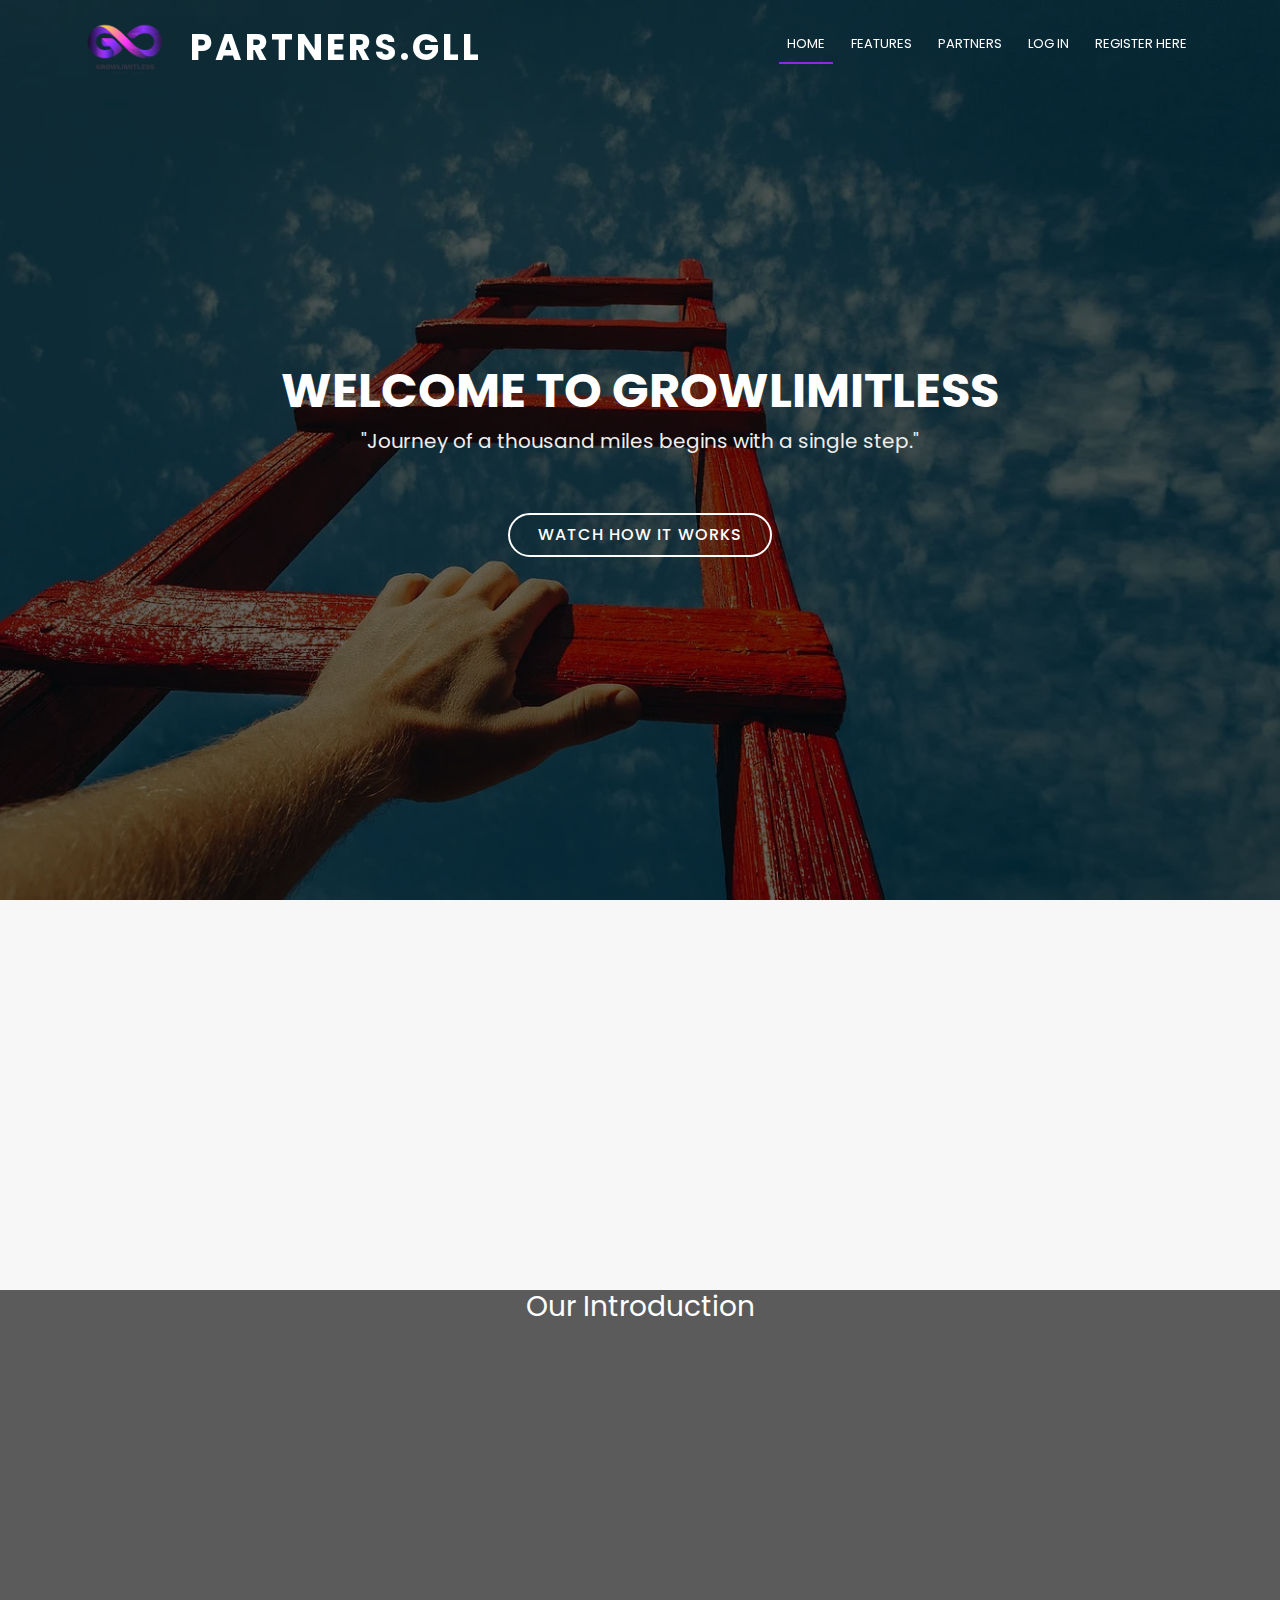
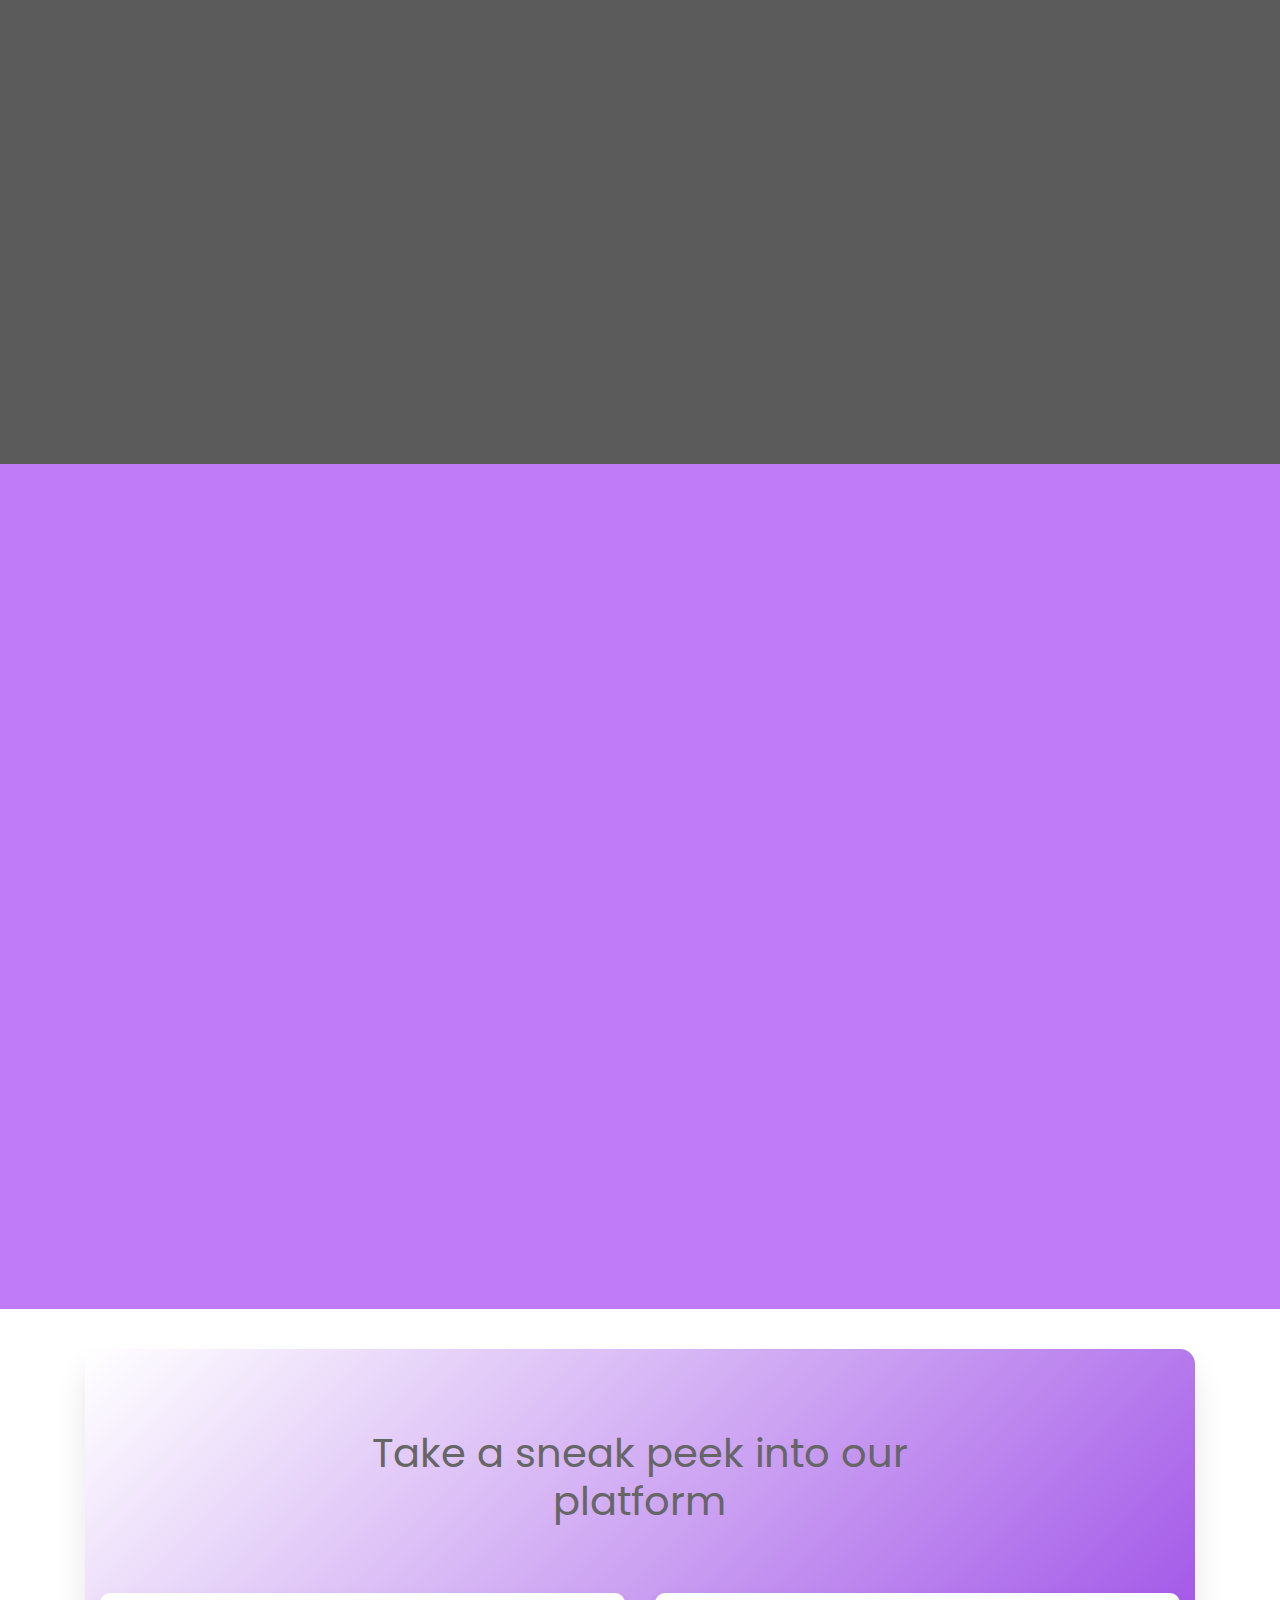
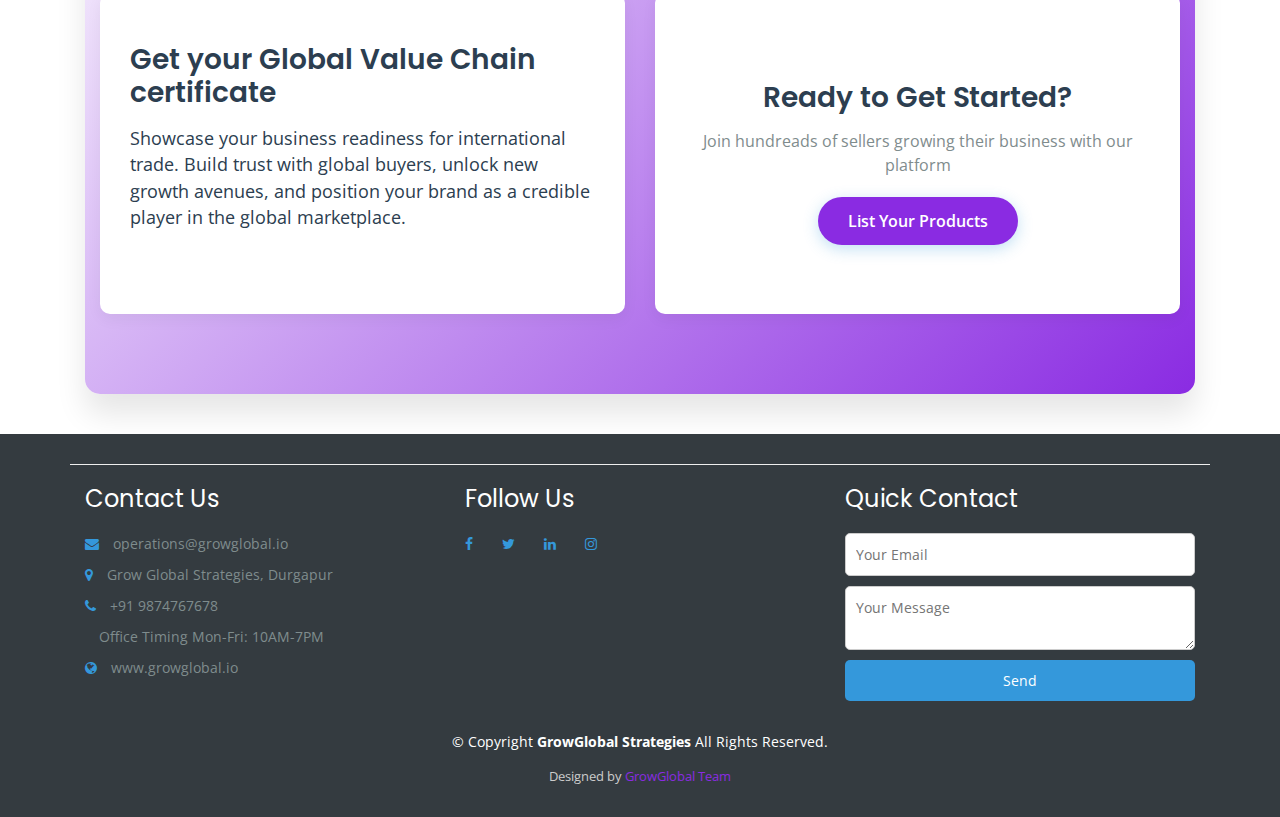
<file: DEZINOVA/index.html>
<!DOCTYPE html>
<html lang="en">

<head>
  <meta name="viewport" content="width=device-width, initial-scale=1.0">
  <meta charset="utf-8">
  <title>Partners.GrowGlobal</title>
  <meta content="width=device-width, initial-scale=1.0" name="viewport">
  <meta content="" name="keywords">
  <meta content="" name="description">

  <!-- Favicons -->
  <!-- <link href="img/dezinova logo.jpeg" rel="icon"> -->
  <!-- <link href="img/dezinova logo.jpeg" rel="apple-touch-icon"> -->

  <!-- Google Fonts -->
  <link href="https://fonts.googleapis.com/css?family=Open+Sans:300,300i,400,400i,700,700i|Poppins:300,400,500,700"
    rel="stylesheet">

  <!-- Bootstrap CSS File -->
  <link href="lib/bootstrap/css/bootstrap.min.css" rel="stylesheet">


  <!-- Bootstrap Icons  -->
  <link rel="stylesheet" href="https://cdn.jsdelivr.net/npm/bootstrap-icons@1.11.3/font/bootstrap-icons.min.css">

  <!-- Libraries CSS Files -->
  <link href="lib/font-awesome/css/font-awesome.min.css" rel="stylesheet">
  <link href="lib/animate/animate.min.css" rel="stylesheet">

  <!-- Main Stylesheet File -->
  <link href="css/style.css" rel="stylesheet">

</head>

<body>

  <div id="preloader"></div>



  <!-- NOTIFICATION AREA FOR SPECIAL EVENTS -->


  <!-- <div class="callout">
    <div class="callout-header">Things Going On</div>
    <span class="closebtn" onclick="this.parentElement.style.display='none';">&times;</span>
    <div class="callout-container">
      <p>Special Events </p>
    </div>
  </div> -->

  <!-- Header -->



  <header id="header">
    <div class="container">

      <div id="logo" class="pull-left">
        <div class="head-head-1"><img src="img/GLL Logo.png" style="height: 60px;"></div>
        <div class="head-head-2">
          <h1><a href="#hero">Partners.GLL</a></h1>
        </div>
      </div>

      <nav id="nav-menu-container">
        <ul class="nav-menu">
          <li class="menu-active"><a href="#hero">Home</a></li>
          <!-- <li><a href="#about">Who we are?</a></li> -->
          <li><a href="#services">Features</a></li>
          <!-- <li><a href="#portfolio">Events</a></li> -->
          <li><a href="#Partners">Partners</a></li>
          <li><a href="/DEZINOVA/test.html">Log in</a></li>
          <!-- <li class="menu-has-children"><a href="#hero">More</a> -->
          <ul>
            <!-- <li><a href="#">Register</a></li> -->
            <!-- <li class="menu-has-children"><a href="members.html">All Members</a> -->
            <!-- <ul>
                  <li><a href="#">Deep Drop Down 1</a></li>
                  <li><a href="#">Deep Drop Down 2</a></li>
                  <li><a href="#">Deep Drop Down 3</a></li>
                  <li><a href="#">Deep Drop Down 4</a></li>
                  <li><a href="#">Deep Drop Down 5</a></li>
                </ul> -->
            </li>
            <!-- <li><a href="event_galary1_metaverse.html">All Pictures</a></li> -->
            <!-- <li><a href="#">Special Notifications</a></li> -->
            <!-- <li><a href="#">Possible Upcoming Events</a></li> -->
            <!-- <li><a href="#">Our Team</a></li> -->
          </ul>
          </li>
          <li><a href="/DEZINOVA/registration.html">Register Here</a></li>
        </ul>
      </nav><!-- #nav-menu-container -->
    </div>
  </header><!-- #header -->

  <!--==========================
    Hero Section
  ============================-->
  <section id="hero">
    <div class="hero-container">
      <h1>Welcome to GrowLimitLess</h1>
      <h2 style="font-size: 20px;">"Journey of a thousand miles begins with a single step."</h2>
      <a href="#youtube-video" class="btn-get-started">Watch How It Works</a>
    </div>
  </section><!-- #hero -->

  <main id="main">


    <!--==========================
      Facts Section
    ============================-->
    <section id="facts">
      <div class="container wow fadeIn">
        <div class="section-header">
          <h3 class="section-title">Our Network</h3>
          <p class="section-description">People and Emotions that are attatched with us..</p>
        </div>
        <div class="row counters">

          <div class="col-lg-3 col-6 text-center">
            <span data-toggle="counter-up">877</span>
            <p>Seller Comunity</p>
          </div>

          <div class="col-lg-3 col-6 text-center">
            <span>24x7</span>
            <p>Online Businesses</p>
          </div>

          <div class="col-lg-3 col-6 text-center">
            <span data-toggle="counter-up">17883</span>
            <p>Orders Delivered</p>
          </div>

          <div class="col-lg-3 col-6 text-center">
            <span data-toggle="counter-up">349</span>
            <p>Categories in Consumer Product</p>
          </div>
        </div>
      </div>
    </section><!-- #facts -->

    <!--==========================
      YouTube Video Section
    ============================-->
    <section id="youtube-video" class="text-center" style="background-color: rgb(91, 91, 91);">
      <h3 style="color: rgb(255, 255, 255);">Our Introduction</h3>
      <div class="embed-responsive embed-responsive-16by9">
        <iframe class="embed-responsive-item" src="https://www.youtube.com/embed/7pwe2mvbRc0"
          title="YouTube video player"
          allow="accelerometer; autoplay; clipboard-write; encrypted-media; gyroscope; picture-in-picture"
          allowfullscreen></iframe>
      </div>
    </section>


    <!-- #youtube-video -->


    <!--==========================
      Services Section
    ============================-->

    <section id="services">
      <div class="container wow fadeIn">
        <div class="section-header">
          <h3 class="section-title" style="color: rgb(0, 0, 0);">Why Partner's Sell on</h3>
          <!-- <h3 class="section-title"></h3> -->
          <h3 class="section-title" style="color: blueviolet;">GrowGlobal.io</h3>
          <p class="section-description">Thousands of verified buyers across India trust GrowGLoabl.io as their go-to
            platform for quality products. A growing
            number of Partners rely on us to showcase their goods 24×7, expanding their reach to international markets
            effortlessly.</p>
        </div>
        <div class="row">
          <div class="col-lg-4 col-md-6 wow fadeInUp" data-wow-delay="0.2s">
            <div class="box">
              <div class="icon"><i class="bi bi-globe-central-south-asia" aria-hidden="true"></i></a></div>
              <h4 class="title"><a href="#services">Reach Thousands of Verified Buyers Globally</a></h4>
              <p class="description">Expand your business by connecting with a wide network of B2B buyers in India and
                across the globe.
              </p>
            </div>
          </div>
          <div class="col-lg-4 col-md-6 wow fadeInUp" data-wow-delay="0.4s">
            <div class="box">
              <div class="icon"><a href="#services"><i class="bi bi-rocket-takeoff" aria-hidden="true"></i></a></div>
              <h4 class="title"><a href="#services">Empowering Indian Brands for Global Recognition</a></h4>
              <p class="description">Showcase your products to international markets and establish your brand as a
                global player with zero hassle.</p>
            </div>
          </div>
          <div class="col-lg-4 col-md-6 wow fadeInUp" data-wow-delay="0.6s">
            <div class="box">
              <div class="icon"><a href="#services"><i class="bi bi-box-seam"></i></a></div>
              <h4 class="title"><a href="#services">No Inventory? No Problem!</a></h4>
              <p class="description">Operate on a 'No Inventory Business Model' by listing your products with Production
                TAT and fulfill orders efficiently.</p>
            </div>
          </div>

          <div class="col-lg-4 col-md-6 wow fadeInUp" data-wow-delay="0.2s">
            <div class="box">
              <div class="icon"><a href="#services"><i class="bi bi-patch-check-fill" aria-hidden="true"></i></a></div>
              <h4 class="title"><a href="#services">Transparent and Trusted Ecosystem</a></h4>
              <p class="description">Enjoy secure transactions, verified buyers, and transparent processes designed to
                build trust and accountability.</p>
            </div>
          </div>
          <div class="col-lg-4 col-md-6 wow fadeInUp" data-wow-delay="0.4s">
            <div class="box">
              <div class="icon"><a href="#team"><i class="bi bi-truck" aria-hidden="true"></i></a></div>
              <h4 class="title"><a href="#team">Full-Service Supply Chain</a></h4>
              <p class="description">Ant Mascot handles logistics, from order management to last-mile delivery across
                India and beyond. Focus on production
                while we take care of the rest. </p>
            </div>
          </div>
          <div class="col-lg-4 col-md-6 wow fadeInUp" data-wow-delay="0.6s">
            <div class="box">
              <div class="icon"><a href="#services"><i class="bi bi-bar-chart-line-fill" aria-hidden="true"></i></a>
              </div>
              <h4 class="title"><a href="#services">Comprehensive Account Management</a></h4>
              <p class="description">Get AI-powered dashboards with real-time insights on sales, buyer behavior, and
                trends to optimize your business
                strategy.</p>
            </div>
          </div>
        </div>
      </div>
    </section><!-- #services -->

    <!--==========================
      2nd Services section Section
    ============================-->
    <!-- <section id="services1">
      <div class="container wow fadeIn">
        <div class="section-header">
          <h3 class="section-title" style="color: rgb(0, 0, 0);">Access Our Tools to Grow Faster on GrowGlobal.io</h3> -->
    <!-- <h3 class="section-title"></h3> -->
    <!-- <h3 class="section-title" style="color: blueviolet;">Partners</h3>
          <p class="section-description">Who are we? What we actually do? What is Our main goal? Where we belong?</p>
        </div>
        <div class="row">
          <div class="col-lg-4 col-md-6 wow fadeInUp" data-wow-delay="0.2s">
            <div class="box">
              <div class="icon"><i class="bi bi-globe-central-south-asia" aria-hidden="true"></i></a></div>
              <h4 class="title"><a href="#services">Reach Thousands of Verified Buyers Globally</a></h4>
              <p class="description">Expand your business by connecting with a wide network of B2B buyers in India and
                across the globe.
              </p>
            </div>
          </div>
          <div class="col-lg-4 col-md-6 wow fadeInUp" data-wow-delay="0.4s">
            <div class="box">
              <div class="icon"><a href="#services"><i class="bi bi-rocket-takeoff" aria-hidden="true"></i></a></div>
              <h4 class="title"><a href="#services">Empowering Indian Brands for Global Recognition</a></h4>
              <p class="description">Showcase your products to international markets and establish your brand as a
                global player with zero hassle.</p>
            </div>
          </div>
          <div class="col-lg-4 col-md-6 wow fadeInUp" data-wow-delay="0.6s">
            <div class="box">
              <div class="icon"><a href="#services"><i class="bi bi-box-seam"></i></a></div>
              <h4 class="title"><a href="#services">No Inventory? No Problem!</a></h4>
              <p class="description">Operate on a 'No Inventory Business Model' by listing your products with Production
                TAT and fulfill orders efficiently.</p>
            </div>
          </div>

          <div class="col-lg-4 col-md-6 wow fadeInUp" data-wow-delay="0.2s">
            <div class="box">
              <div class="icon"><a href="#services"><i class="bi bi-patch-check-fill" aria-hidden="true"></i></a></div>
              <h4 class="title"><a href="#services">Transparent and Trusted Ecosystem</a></h4>
              <p class="description">Enjoy secure transactions, verified buyers, and transparent processes designed to
                build trust and accountability.</p>
            </div>
          </div>
          <div class="col-lg-4 col-md-6 wow fadeInUp" data-wow-delay="0.4s">
            <div class="box">
              <div class="icon"><a href="#team"><i class="bi bi-truck" aria-hidden="true"></i></a></div>
              <h4 class="title"><a href="#team">Full-Service Supply Chain</a></h4>
              <p class="description">Ant Mascot handles logistics, from order management to last-mile delivery across
                India and beyond. Focus on production
                while we take care of the rest. </p>
            </div>
          </div>
          <div class="col-lg-4 col-md-6 wow fadeInUp" data-wow-delay="0.6s">
            <div class="box">
              <div class="icon"><a href="#services"><i class="bi bi-bar-chart-line-fill" aria-hidden="true"></i></a>
              </div>
              <h4 class="title"><a href="#services">Comprehensive Account Management</a></h4>
              <p class="description">Get AI-powered dashboards with real-time insights on sales, buyer behavior, and
                trends to optimize your business
                strategy.</p>
            </div>
          </div>
        </div>
      </div>
    </section> -->

    <!-- #services 2 section -->




    <!--==========================
      Sneak Peek Section
     ============================-->


    <div class="container">
      <section class="sneak-peek-section">
        <div class="container">
          <div class="row justify-content-center">
            <div class="col-lg-8 text-center">
              <h1 class="section-title">Take a sneak peek into our platform</h1>
            </div>
          </div>

          <div class="row mt-5">
            <div class="col-md-6">
              <div class="feature-card">
                <div class="feature-icon">
                  <i class="fas fa-chart-line"></i>
                </div>
                <h3 class="feature-title">Get your Global Value Chain
                  certificate</h3>
                <div class="checkbox-item">
                  <!-- <input type="checkbox" id="analytics-check" checked enabled> -->
                  <label for="analytics-check" class="checkbox-label">Showcase your business readiness for
                    international trade. Build trust with global
                    buyers, unlock new growth avenues, and
                    position your brand as a credible player in the
                    global marketplace.</label>
                </div>
              </div>
            </div>

            <div class="col-md-6">
              <div class="feature-card d-flex flex-column justify-content-center align-items-center">
                <div class="feature-icon">
                  <i class="fas fa-box-open"></i>
                </div>
                <h3 class="feature-title text-center">Ready to Get Started?</h3>
                <p class="feature-description text-center">Join hundreads of sellers growing their business
                  with our platform</p>
                <a href="/DEZINOVA/test.html"><button class="cta-button" id="listProductsBtn">List Your
                    Products</button></a>
              </div>
            </div>
          </div>
        </div>
      </section>
    </div>


    <!--==========================
        Partner  Section
    ============================-->
    <!-- <section id="Partners">
      <section class="bulletin-section">
        <div class="container">
          <h2 class="bulletin-title">Partner's
            Success Stories</h2>
          <p class="section-description">Who are we? What we actually do? What is Our main goal? Where we belong?</p>

          <div id="bulletinCarousel" class="carousel slide" data-bs-ride="carousel">
            <div class="carousel-inner">
              <div class="carousel-item active">
                <div class="bulletin-slide">
                  <div class="bulletin-icon">
                    <i class="bi bi-rocket"></i>
                  </div>
                  <h3 class="bulletin-heading">Increased Sales by 300%</h3>
                  <p>"Since joining GrowGlobal.io, our international sales have skyrocketed. The analytics dashboard
                    helped us
                    identify new markets we hadn't considered before."</p>
                  <p class="text-muted">- Sarah K., Fashion Retailer</p>
                </div>
              </div>
              <div class="carousel-item">
                <div class="bulletin-slide">
                  <div class="bulletin-icon">
                    <i class="bi bi-globe"></i>
                  </div>
                  <h3 class="bulletin-heading">Expanded to 12 New Countries</h3>
                  <p>"The platform made international selling so simple. We went from 3 countries to 15 in just 6 months
                    with
                    minimal additional effort."</p>
                  <p class="text-muted">- Michael T., Electronics Manufacturer</p>
                </div>
              </div>
              <div class="carousel-item">
                <div class="bulletin-slide">
                  <div class="bulletin-icon">
                    <i class="bi bi-pie-chart-fill"></i>
                  </div>
                  <h3 class="bulletin-heading">Data-Driven Decisions</h3>
                  <p>"The analytics tools provided insights we never had before. We've optimized our inventory and
                    marketing
                    based on the platform's recommendations."</p>
                  <p class="text-muted">- Jennifer L., Home Goods Seller</p>
                </div>
              </div>
            </div> -->

    <!-- Carousel Indicators (Bullets) -->
    <!-- <div class="carousel-indicators justify-content-center">
              <button type="button" data-bs-target="#bulletinCarousel" data-bs-slide-to="0" class="active"
                aria-current="true" aria-label="Slide 1"></button>
              <button type="button" data-bs-target="#bulletinCarousel" data-bs-slide-to="1"
                aria-label="Slide 2"></button>
              <button type="button" data-bs-target="#bulletinCarousel" data-bs-slide-to="2"
                aria-label="Slide 3"></button>
            </div> -->

    <!-- Carousel Controls -->
    <!-- <button class="carousel-control-prev" type="button" data-bs-target="#bulletinCarousel" data-bs-slide="prev">
            <span class="carousel-control-prev-icon" aria-hidden="true"></span>
            <span class="visually-hidden">Previous</span>
          </button>
          <button class="carousel-control-next" type="button" data-bs-target="#bulletinCarousel" data-bs-slide="next">
            <span class="carousel-control-next-icon" aria-hidden="true"></span>
            <span class="visually-hidden">Next</span>
          </button> -->
    <!-- </div>
        </div>
      </section>
    </section> -->



    <!--==========================
    Call To Action Section
    ============================-->
    <!-- <section id="call-to-action">
      <div class="container wow fadeIn">
        <div class="row">
          <div class="col-lg-9 text-center text-lg-left">
            <h3 class="cta-title">Help Desk</h3>
            <p class="cta-text"> Call here for any type of inconvinience or basical problem or any type of knowledge
              requirement based on future updates and other type on series like seminer or anything you wish.</p>
          </div>
          <div class="col-lg-3 cta-btn-container text-center">
            <a class="cta-btn align-middle" href="#action">+91 98765 43210</a>
          </div>
        </div>

      </div>
    </section>#call-to-action -->


    <!--==========================
      Contact Section
    ============================-->
    <!-- <section id="contact">
      <div class="container wow fadeInUp">
        <div class="section-header">
          <h3 class="section-title">Contact us</h3>
          <p class="section-description">Get Yourself Regestered Here.</p>
        </div>
      </div>


      <div class="container wow fadeInUp mt-5">
        <div class="row justify-content-center">

          <div class="col-lg-3 col-md-4">

            <div class="info">
              <div>
                <i class="fa fa-map-marker"></i>
                <p>Grow GLobal Strategies <br> Durgapur,PIN - XXXXXX</p>
              </div>

              <div>
                <i class="fa fa-envelope"></i>
                <p>transparent@gmail.com</p>
              </div>

              <div>
                <i class="fa fa-phone"></i>
                <p>+91 XXXXX XXXXX</p>
              </div>
            </div>

            <div class="social-links">
              <a href="" class="twitter"><i class="fa fa-twitter"></i></a>
              <a href="" class="facebook"><i class="fa fa-facebook"></i></a>
              <a href="" class="instagram"><i class="fa fa-instagram"></i></a>
            </div>
          </div>
        </div>
      </div>
    </section>
     #contact -->
    <!-- </main> -->

    <!--==========================
    Footer
  ============================-->
    <footer id="footer">
      <div class="footer-top">
        <div class="container">

        </div>
      </div>

      <div class="container">
        <div class="row footer-contact-info">
          <div class="col-md-4 contact-col">
            <h4>Contact Us</h4>
            <ul class="list-unstyled contact-info">
              <li><i class="fa fa-envelope"></i> operations@growglobal.io</li>
              <li><i class="fa fa-map-marker"></i> Grow Global Strategies, Durgapur</li>
              <li><i class="fa fa-phone"></i> +91 9874767678</li>
              <li><i class="fa fa-clock"></i> Office Timing Mon-Fri: 10AM-7PM</li>
              <li><i class="fa fa-globe"></i> <a href="https://www.growglobal.io">www.growglobal.io</a></li>
            </ul>
          </div>

          <div class="col-md-4 social-col">
            <h4>Follow Us</h4>
            <div class="social-links">
              <a href="#"><i class="fa fa-facebook"></i></a>
              <a href="#"><i class="fa fa-twitter"></i></a>
              <a href="#"><i class="fa fa-linkedin"></i></a>
              <a href="#"><i class="fa fa-instagram"></i></a>
            </div>
          </div>

          <div class="col-md-4 newsletter-col">
            <h4>Quick Contact</h4>
            <form class="newsletter-form">
              <input type="email" placeholder="Your Email" required>
              <textarea placeholder="Your Message"></textarea>
              <button type="submit">Send</button>
            </form>
          </div>
        </div>
        <div class="copyright">
          &copy; Copyright <strong>GrowGlobal Strategies</strong> All Rights Reserved.
        </div>
        <div class="credits">
          Designed by <a href="https://www.growglobal.io">GrowGlobal Team</a>
        </div>
      </div>
    </footer><!-- #footer -->

    <a href="#" class="back-to-top"><i class="fa fa-chevron-up"></i></a>

    <!-- JavaScript Libraries -->
    <script src="lib/jquery/jquery.min.js"></script>
    <script src="lib/jquery/jquery-migrate.min.js"></script>
    <script src="lib/bootstrap/js/bootstrap.bundle.min.js"></script>
    <script src="lib/easing/easing.min.js"></script>
    <script src="lib/wow/wow.min.js"></script>
    <script src="lib/waypoints/waypoints.min.js"></script>
    <script src="lib/counterup/counterup.min.js"></script>
    <script src="lib/superfish/hoverIntent.js"></script>
    <script src="lib/superfish/superfish.min.js"></script>


    <!-- Template Main Javascript File -->
    <script src="js/main.js"></script>

    <script src="js/preloader.js">


    </script>

</body>

</html>
</file>
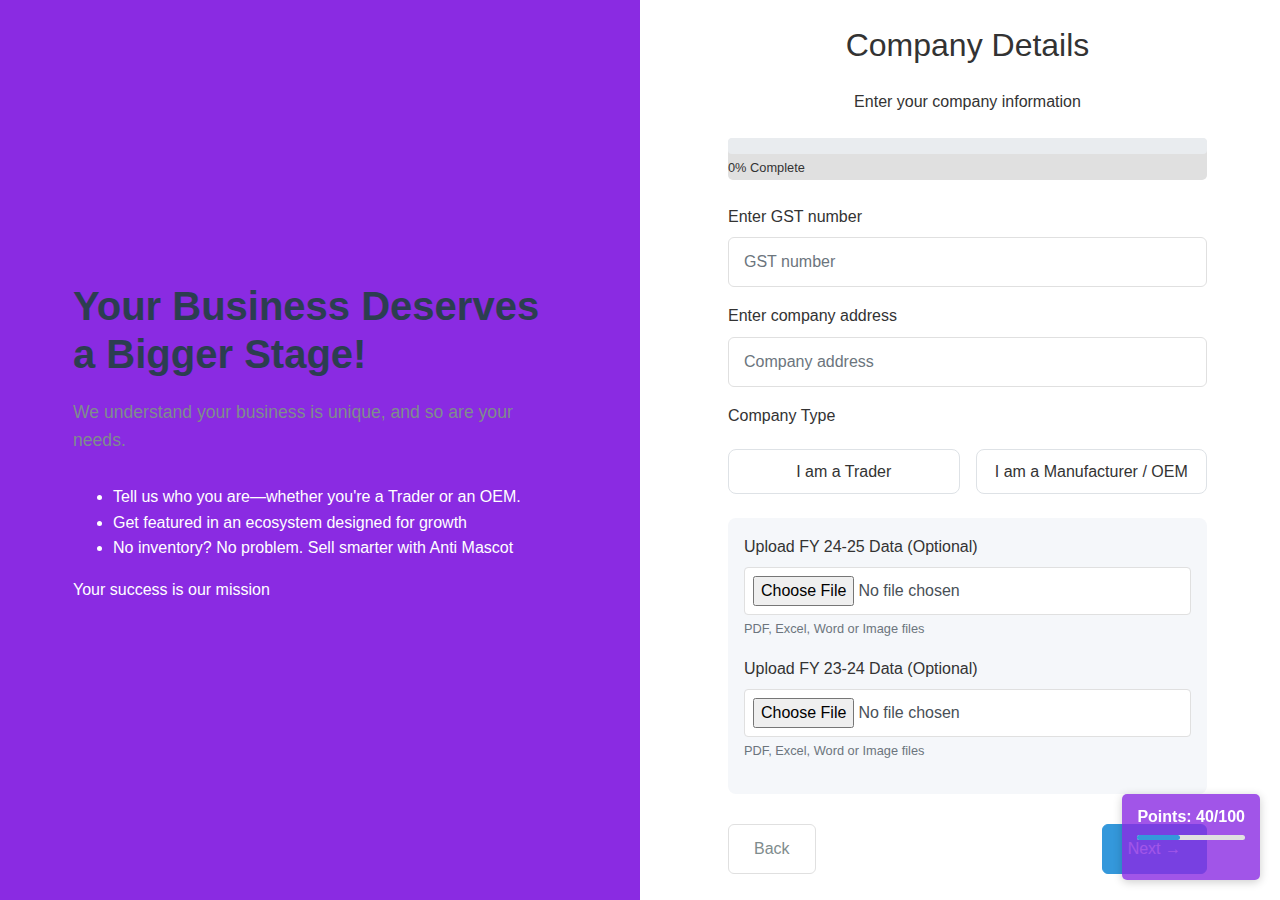
<file: DEZINOVA/registration-page2.html>
<!DOCTYPE html>
<html lang="en">

<head>
    <meta charset="UTF-8">
    <meta name="viewport" content="width=device-width, initial-scale=1.0">
    <title>Your Business Deserves a Bigger Stage!</title>
    <link href="lib/bootstrap/css/bootstrap.min.css" rel="stylesheet">
    <link href="lib/font-awesome/css/font-awesome.min.css" rel="stylesheet">
    <link href="css/registration-page2.css" rel="stylesheet">
    <style>
        .company-type {
            display: flex;
            gap: 1rem;
            margin-bottom: 1.5rem;
        }

        .type-option {
            flex: 1;
            padding: 0.75rem;
            border: 1px solid #dee2e6;
            border-radius: 0.5rem;
            cursor: pointer;
            transition: all 0.3s ease;
        }

        .type-option h3 {
            font-size: 1rem;
            margin: 0;
        }

        .type-option:hover {
            border-color: #0d6efd;
        }

        .type-option.selected {
            border-color: #0d6efd;
            background-color: #f8f9fa;
        }

        .verify-btn {
            margin-left: 0.5rem;
            white-space: nowrap;
        }

        .company-details {
            background: #f8f9fa;
            padding: 1rem;
            border-radius: 0.5rem;
            margin-top: 1rem;
        }
    </style>
</head>

<body>
    <div class="container-fluid p-0 min-vh-100" style="padding-top: 20px;">
        <div class="row g-0 min-vh-100">
            <div class="col-lg-6 hero-section d-flex align-items-center min-vh-100"
                style="background-color: blueviolet; color: white;">
                <div class="p-5">
                    <h1>Your Business Deserves a Bigger Stage!</h1>
                    <p>We understand your business is unique, and so are your needs.</p>
                    <ul>
                        <li>Tell us who you are—whether you're a Trader or an OEM.</li>
                        <li>Get featured in an ecosystem designed for growth</li>
                        <li>No inventory? No problem. Sell smarter with Anti Mascot</li>
                    </ul>
                    <blockquote>Your success is our mission</blockquote>
                </div>
            </div>
            <div class="col-lg-6 form-section d-flex align-items-center">
                <div class="w-100 p-5">
                    <h2 class="text-center mb-4">Company Details</h2>
                    <p class="text-center mb-4">Enter your company information</p>
                    <div class="progress-container mb-4">
                        <div class="progress">
                            <div class="progress-bar" role="progressbar" style="width: 0%" aria-valuenow="0"
                                aria-valuemin="0" aria-valuemax="100"></div>
                        </div>
                        <small class="progress-text">0% Complete</small>
                    </div>
                    <form id="companyForm">
                        <div class="form-group mb-3">
                            <label for="gst-number">Enter GST number</label>
                            <div class="d-flex align-items-center mb-2">
                                <input type="text" id="gst-number" class="form-control" placeholder="GST number"
                                    required>
                                <!-- <button type="button" class="btn btn-primary verify-btn" id="verify-btn">Verify</button> -->
                            </div>
                            <div id="company-details" class="company-details" style="display: none;">
                                <div><strong>Company Name:</strong> <span id="company-name"></span></div>
                                <div><strong>Address:</strong> <span id="company-address"></span></div>
                            </div>
                        </div>
                        <div class="form-group mb-3">
                            <label for="company-address-input">Enter company address</label>
                            <input type="text" id="company-address-input" class="form-control"
                                placeholder="Company address">
                        </div>
                        <div class="form-group mb-4">
                            <label>Company Type</label>
                            <div class="company-type">
                                <div class="type-option" id="trader-option">
                                    <h3>I am a Trader</h3>
                                </div>
                                <div class="type-option" id="manufacturer-option">
                                    <h3>I am a Manufacturer / OEM</h3>
                                </div>
                            </div>
                        </div>
                        <div class="certificate-upload" style="display: none;">
                            <div class="form-group mb-3" id="msme-upload-container">
                                <label for="msme-certificate">Upload MSME Certificate (PDF/Image)</label>
                                <input type="file" id="msme-certificate" class="form-control"
                                    accept=".pdf,.jpg,.jpeg,.png">
                                <small class="text-muted">Required for Traders</small>
                            </div>
                            <div class="form-group mb-3" id="oem-upload-container">
                                <label for="oem-certificate">Upload OEM Certificate (PDF/Image)</label>
                                <input type="file" id="oem-certificate" class="form-control"
                                    accept=".pdf,.jpg,.jpeg,.png">
                                <small class="text-muted">Required for Manufacturers</small>
                            </div>
                        </div>
                        <div class="certificate-upload">
                            <div class="form-group mb-3">
                                <label for="fy24-25-data">Upload FY 24-25 Data (Optional)</label>
                                <input type="file" id="fy24-25-data" class="form-control"
                                    accept=".pdf,.jpg,.jpeg,.png,.xlsx,.xls,.doc,.docx">
                                <small class="text-muted">PDF, Excel, Word or Image files</small>
                            </div>
                            <div class="form-group mb-3">
                                <label for="fy23-24-data">Upload FY 23-24 Data (Optional)</label>
                                <input type="file" id="fy23-24-data" class="form-control"
                                    accept=".pdf,.jpg,.jpeg,.png,.xlsx,.xls,.doc,.docx">
                                <small class="text-muted">PDF, Excel, Word or Image files</small>
                            </div>
                        </div>

                        <div class="form-navigation d-flex justify-content-between">
                            <button type="button" class="btn btn-outline-secondary">Back</button>
                            <button type="submit" class="btn btn-primary">Next →</button>
                        </div>
                    </form>
                </div>
            </div>
        </div>
    </div>

    <script src="lib/jquery/jquery.min.js"></script>
    <script src="lib/bootstrap/js/bootstrap.bundle.min.js"></script>
    <script>
        document.addEventListener('DOMContentLoaded', function () {
            // Company type selection
            const traderOption = document.getElementById('trader-option');
            const manufacturerOption = document.getElementById('manufacturer-option');
            let selectedType = null;

            traderOption.addEventListener('click', function () {
                traderOption.classList.add('selected');
                manufacturerOption.classList.remove('selected');
                selectedType = 'trader';
            });

            let selected = 'null'

            manufacturerOption.addEventListener('click', function () {
                manufacturerOption.classList.add('selected');
                traderOption.classList.remove('selected');
                selectedType = 'manufacturer';
                selected = selectedType;
                document.querySelector('.certificate-upload').style.display = 'block';
                document.getElementById('msme-upload-container').style.display = 'none';
                document.getElementById('oem-upload-container').style.display = 'block';
            });

            traderOption.addEventListener('click', function () {
                traderOption.classList.add('selected');
                manufacturerOption.classList.remove('selected');
                selectedType = 'trader';
                selected = selectedType;
                document.querySelector('.certificate-upload').style.display = 'block';
                document.getElementById('msme-upload-container').style.display = 'block';
                document.getElementById('oem-upload-container').style.display = 'none';
            });

            // GST Verification with actual API
            const verifyBtn = document.getElementById('verify-btn');
            const gstInput = document.getElementById('gst-number');
            const companyDetails = document.getElementById('company-details');
            const companyName = document.getElementById('company-name');
            const companyAddress = document.getElementById('company-address');
            const addressInput = document.getElementById('company-address-input');

            verifyBtn.addEventListener('click', async function () {
                const gstNumber = gstInput.value.trim();

                if (gstNumber.length !== 15) {
                    alert('GST number must be 15 characters long');
                    return;
                }

                // Show loading state
                verifyBtn.innerHTML = '<i class="fas fa-spinner fa-spin"></i> Verifying';
                verifyBtn.disabled = true;

                try {
                    const response = await fetch(`http://sheet.gstincheck.co.in/check/262500cc3be01c84505a267d44d49d58/${gstNumber}`);

                    if (!response.ok) {
                        throw new Error('Failed to verify GST');
                    }

                    let data = await response.json();
                    data = data.data;
                    console.log(data);


                    if (data.sts === 'Active') {
                        companyName.textContent = data.lgnm || data.tradeNam || 'Not available';
                        companyAddress.textContent = data.ctj || 'Not available';
                        addressInput.value = data.ctj || '';
                        companyDetails.style.display = 'block';
                    } else {
                        throw new Error('GST number is not active');
                    }
                } catch (error) {
                    alert('Error verifying GST: ' + error.message);
                    companyDetails.style.display = 'none';
                } finally {
                    verifyBtn.innerHTML = 'Verify';
                    verifyBtn.disabled = false;
                }
            });

            // Certificate upload validation
            document.getElementById('companyForm').addEventListener('submit', function (e) {
                if (selectedType === 'trader' && !document.getElementById('msme-certificate').files.length) {
                    e.preventDefault();
                    alert('Please upload MSME Certificate');
                    return;
                }
                if (selectedType === 'manufacturer' && !document.getElementById('oem-certificate').files.length) {
                    e.preventDefault();
                    alert('Please upload OEM Certificate');
                    return;
                }
            });

            // Progress tracking
            const form = document.getElementById('companyForm');
            const progressBar = document.querySelector('.progress-bar');
            const progressText = document.querySelector('.progress-text');
            const totalFields = 16;
            const pageFields = 3; // GST number, address, company type
            const savedProgress = JSON.parse(localStorage.getItem('formProgress') || '{"completed":0,"percent":0}');

            function updateProgress() {
                let filledFields = savedProgress.page1 || 0; // Start with completed fields from page 1

                // Check current page fields
                if (document.getElementById('gst-number').value.trim() !== '') filledFields++;
                if (document.getElementById('company-address-input').value.trim() !== '') filledFields++;
                if (document.querySelector('.type-option.selected')) filledFields++;

                // Calculate percentage of total form (0-100%)
                const percent = Math.round((filledFields / totalFields) * 100);
                progressBar.style.width = `${percent}%`;
                progressText.textContent = `${percent}% Complete`;

                // Save current progress
                localStorage.setItem('formProgress', JSON.stringify({
                    completed: filledFields,
                    percent: percent,
                    page1: savedProgress.page1 || 0,
                    page2: filledFields - (savedProgress.page1 || 0)
                }));
            }

            // Initialize progress from localStorage
            progressBar.style.width = `${savedProgress.percent}%`;
            progressText.textContent = `${savedProgress.percent}% Complete`;

            // Add event listeners to all form fields
            form.querySelectorAll('input').forEach(input => {
                input.addEventListener('input', updateProgress);
            });
            document.getElementById('trader-option').addEventListener('click', updateProgress);
            document.getElementById('manufacturer-option').addEventListener('click', updateProgress);


            // Form submission
            document.getElementById('companyForm').addEventListener('submit', function (e) {
                e.preventDefault();


                const cloudName = "dcu7d7boi"; // e.g., 'demo'
                const uploadPreset = "partnergll"; // e.g., 'unsigned_pdf_upload'

                async function uploadToCloudinary(file) {
                    const url = `https://api.cloudinary.com/v1_1/${cloudName}/auto/upload`;
                    const formData = new FormData();

                    formData.append("file", file);
                    formData.append("upload_preset", uploadPreset);

                    try {
                        const res = await fetch(url, {
                            method: "POST",
                            body: formData
                        });
                        const data = await res.json();
                        return data.secure_url; // This is the public URL

                    } catch (error) {
                        console.error("Upload failed:", error);
                        return null;
                    }
                }

                async function uploadAll() {
                    const files = [
                        selected == 'manufacturer' ? document.getElementById("msme-certificate").files[0] : selected == 'trader' ? document.getElementById("oem-certificate").files[0] : '',
                        document.getElementById("fy23-24-data").files[0],
                        document.getElementById("fy24-25-data").files[0]
                    ];

                    // for (let i = 0; i < files.length; i++) {
                    //     if (!files[i]) {
                    //         alert(`PDF ${i + 1} is missing.`);
                    //         return;
                    //     }
                    // }

                    const uploadedURLs = [];

                    for (let i = 0; i < files.length; i++) {
                        const url = await uploadToCloudinary(files[i]);
                        if (url) {
                            uploadedURLs.push(url);
                            console.log(`PDF ${i + 1} uploaded:`, url);
                        } else {
                            alert(`Failed to upload PDF ${i + 1}`);
                        }
                    }

                    alert("All PDFs uploaded successfully!");
                    console.log("All uploaded URLs:", uploadedURLs);
                }



                // Save form data to localStorage
                const formData = {
                    gstNumber: document.getElementById('gst-number').value,
                    companyAddress: document.getElementById('company-address-input').value,
                    companyType: document.querySelector('.type-option.selected')?.id.replace('-option', '')
                };
                localStorage.setItem('companyData', JSON.stringify(formData));

                // Redirect to next page
                window.location.href = 'registration-page3.html';
            });
        });
    </script>
    <!-- Points Counter -->
    <link rel="stylesheet" href="css/points-counter.css">
    <div class="points-counter">
        Points: <span id="points">40</span>/100
        <div class="progress-container">
            <div class="progress-bar" style="width: 40%"></div>
        </div>
    </div>

    <script>
        // Update points in sessionStorage
        sessionStorage.setItem('points', '40');
        document.getElementById('points').textContent = sessionStorage.getItem('points');
    </script>
</body>

</html>
</file>
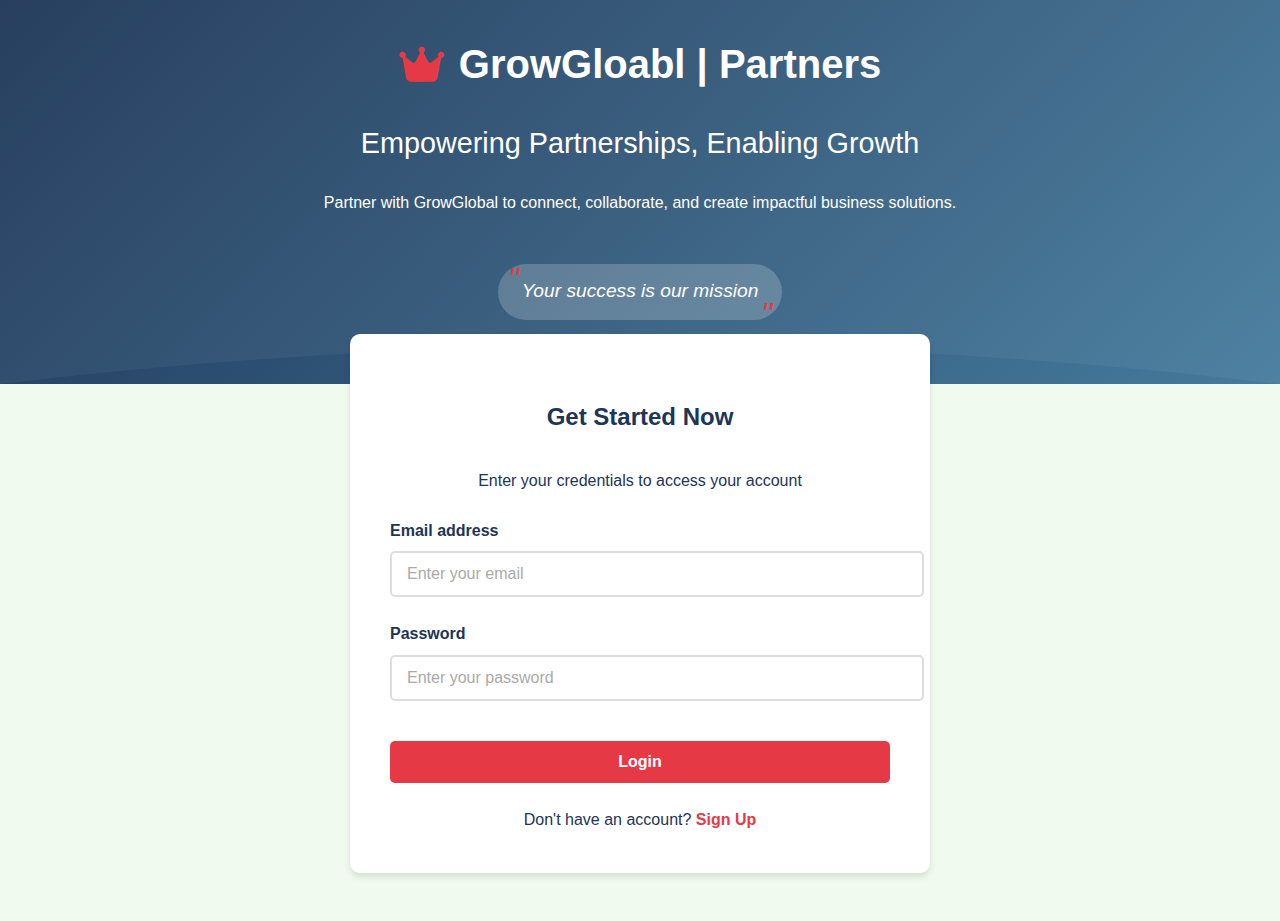
<file: DEZINOVA/test.html>
<!DOCTYPE html>
<html lang="en">

<head>
    <meta charset="UTF-8">
    <meta name="viewport" content="width=device-width, initial-scale=1.0">
    <title>GrowGlobal | Partners</title>
    <link rel="stylesheet" href="https://cdnjs.cloudflare.com/ajax/libs/font-awesome/6.4.0/css/all.min.css">
    <style>
        /* CSS Variables */
        :root {
            --primary-color: #e63946;
            --secondary-color: #1d3557;
            --accent-color: #a8dadc;
            --light-color: #f1faee;
            --dark-color: #457b9d;
            --shadow: 0 4px 6px rgba(0, 0, 0, 0.1);
        }

        /* Base Styles */
        body {
            font-family: 'Segoe UI', Tahoma, Geneva, Verdana, sans-serif;
            background-color: var(--light-color);
            color: var(--secondary-color);
            margin: 0;
            padding: 0;
            line-height: 1.6;
        }

        .container {
            max-width: 1200px;
            margin: 0 auto;
            padding: 0 20px;
        }

        /* Header Styles */
        .header {
            background: linear-gradient(135deg, var(--secondary-color), var(--dark-color));
            color: white;
            padding: 2rem 0;
            text-align: center;
            position: relative;
            overflow: hidden;
        }

        .header::before {
            content: "";
            position: absolute;
            top: 0;
            left: 0;
            width: 100%;
            height: 100%;
            background: url('data:image/svg+xml;utf8,<svg xmlns="http://www.w3.org/2000/svg" viewBox="0 0 100 100" preserveAspectRatio="none"><path fill="rgba(255,255,255,0.05)" d="M0,0 L100,0 L100,100 Q50,80 0,100 Z"></path></svg>');
            background-size: 100% 100%;
            background-repeat: no-repeat;
            z-index: 0;
        }

        .header-content {
            position: relative;
            z-index: 1;
        }

        .logo {
            font-size: 2.5rem;
            font-weight: 700;
            margin-bottom: 1rem;
            display: flex;
            align-items: center;
            justify-content: center;
        }

        .logo i {
            margin-right: 15px;
            color: var(--primary-color);
        }

        .tagline {
            font-size: 1.8rem;
            margin-bottom: 1.5rem;
            font-weight: 300;
        }

        .mission-statement {
            font-style: italic;
            font-size: 1.2rem;
            background-color: rgba(255, 255, 255, 0.2);
            display: inline-block;
            padding: 0.8rem 1.5rem;
            border-radius: 50px;
            margin: 2rem 0;
            position: relative;
        }

        .mission-statement::before,
        .mission-statement::after {
            content: '"';
            font-size: 2rem;
            color: var(--primary-color);
            position: absolute;
        }

        .mission-statement::before {
            top: -10px;
            left: 10px;
        }

        .mission-statement::after {
            bottom: -20px;
            right: 10px;
        }

        /* Login Section */
        .login-section {
            background-color: white;
            border-radius: 10px;
            box-shadow: var(--shadow);
            padding: 2.5rem;
            max-width: 500px;
            margin: -50px auto 3rem auto;
            position: relative;
            z-index: 2;
        }

        .login-title {
            text-align: center;
            color: var(--secondary-color);
            margin-bottom: 2rem;
            font-size: 1.5rem;
        }

        .form-group {
            margin-bottom: 1.5rem;
        }

        .form-label {
            display: block;
            margin-bottom: 0.5rem;
            font-weight: 600;
            color: var(--secondary-color);
        }

        .form-input {
            width: 100%;
            padding: 12px 15px;
            border: 2px solid #ddd;
            border-radius: 5px;
            font-size: 1rem;
            transition: border-color 0.3s;
        }

        .form-input:focus {
            border-color: var(--primary-color);
            outline: none;
        }

        .form-input::placeholder {
            color: #aaa;
        }

        .login-btn {
            width: 100%;
            padding: 12px;
            background-color: var(--primary-color);
            color: white;
            border: none;
            border-radius: 5px;
            font-size: 1rem;
            font-weight: 600;
            cursor: pointer;
            transition: all 0.3s;
            margin-top: 1rem;
        }

        .login-btn:hover {
            background-color: #c1121f;
            transform: translateY(-2px);
            box-shadow: 0 6px 12px rgba(230, 57, 70, 0.3);
        }

        .signup-link {
            text-align: center;
            margin-top: 1.5rem;
            color: var(--secondary-color);
        }

        .signup-link a {
            color: var(--primary-color);
            text-decoration: none;
            font-weight: 600;
        }

        .signup-link a:hover {
            text-decoration: underline;
        }

        /* Animation */
        @keyframes float {

            0%,
            100% {
                transform: translateY(0);
            }

            50% {
                transform: translateY(-10px);
            }
        }

        .floating {
            animation: float 3s ease-in-out infinite;
        }

        /* Responsive */
        @media (max-width: 768px) {
            .logo {
                font-size: 2rem;
            }

            .tagline {
                font-size: 1.4rem;
            }

            .login-section {
                padding: 1.5rem;
                margin: -30px auto 2rem auto;
            }
        }
    </style>
</head>

<body>
    <header class="header">
        <div class="container header-content">
            <div class="logo floating">
                <i class="fas fa-crown"></i>
                <span>GrowGloabl | Partners</span>
            </div>
            <h2 class="tagline">Empowering Partnerships, Enabling Growth</h2>
            <p>Partner with GrowGlobal to connect, collaborate, and create impactful business solutions.</p>
            <div class="mission-statement">Your success is our mission</div>
        </div>
    </header>

    <main class="container">
        <section class="login-section">
            <h3 class="login-title">Get Started Now</h3>
            <p style="text-align: center; margin-bottom: 1.5rem;">Enter your credentials to access your account</p>

            <form id="loginForm">
                <div class="form-group">
                    <label for="email" class="form-label">Email address</label>
                    <input type="email" id="email" class="form-input" placeholder="Enter your email" required>
                </div>

                <div class="form-group">
                    <label for="password" class="form-label">Password</label>
                    <input type="password" id="password" class="form-input" placeholder="Enter your password" required>
                </div>

                <button type="submit" class="login-btn">Login</button>

                <div class="signup-link">
                    Don't have an account? <a href="/DEZINOVA/registration.html" id="signupLink">Sign Up</a>
                </div>
            </form>
        </section>
    </main>

    <script>
        // JavaScript - Separate functionality
        document.addEventListener('DOMContentLoaded', function () {
            // Form submission
            const loginForm = document.getElementById('loginForm');
            const signupLink = document.getElementById('signupLink');

            // Login form handling
            loginForm.addEventListener('submit', function (e) {
                e.preventDefault();

                const email = document.getElementById('email').value;
                const password = document.getElementById('password').value;

                // Simple validation
                if (!email || !password) {
                    showAlert('Please fill in all fields', 'error');
                    return;
                }

                // Simulate login process
                showAlert('Logging in...', 'info');

                // In a real app, you would make an API call here
                setTimeout(() => {
                    showAlert('Login successful! Redirecting...', 'success');
                    // Redirect would happen here
                }, 1500);
            });

            // Signup link handling
            signupLink.addEventListener('click', function (e) {
                e.preventDefault();
                showAlert('Sign up functionality would appear here', 'info');
            });

            // Show alert function
            function showAlert(message, type) {
                // Remove any existing alerts
                const existingAlert = document.querySelector('.custom-alert');
                if (existingAlert) {
                    existingAlert.remove();
                }

                // Create alert element
                const alert = document.createElement('div');
                alert.className = `custom-alert ${type}`;
                alert.textContent = message;

                // Style the alert
                alert.style.position = 'fixed';
                alert.style.top = '20px';
                alert.style.right = '20px';
                alert.style.padding = '15px 25px';
                alert.style.borderRadius = '5px';
                alert.style.color = 'white';
                alert.style.zIndex = '1000';
                alert.style.boxShadow = '0 4px 12px rgba(0,0,0,0.15)';
                alert.style.animation = 'fadeIn 0.3s ease-out';

                // Set background color based on type
                const colors = {
                    'error': '#e63946',
                    'success': '#2a9d8f',
                    'info': '#1d3557'
                };
                alert.style.backgroundColor = colors[type] || '#1d3557';

                // Add to document
                document.body.appendChild(alert);

                // Remove after 3 seconds
                setTimeout(() => {
                    alert.style.animation = 'fadeOut 0.3s ease-out';
                    setTimeout(() => {
                        alert.remove();
                    }, 300);
                }, 3000);
            }

            // Add keyframe animations dynamically
            const style = document.createElement('style');
            style.textContent = `
                @keyframes fadeIn {
                    from { opacity: 0; transform: translateY(-20px); }
                    to { opacity: 1; transform: translateY(0); }
                }
                @keyframes fadeOut {
                    from { opacity: 1; transform: translateY(0); }
                    to { opacity: 0; transform: translateY(-20px); }
                }
            `;
            document.head.appendChild(style);
        });
    </script>
</body>

</html>
</file>
<file: DEZINOVA/css/style.css>
/*--------------------------------------------------------------
# General
--------------------------------------------------------------*/
body {
  background: #fff;
  color: #666666;
  font-family: "Open Sans", sans-serif;
}

/* Callout box - fixed position at the bottom of the page */

.callout {
  position: fixed;
  bottom: 35px;
  right: 20px;
  margin-left: 20px;
  max-width: 300px;
}

/* Callout header */
a {
  color: blueviolet;
}

a:hover,
a:active,
a:focus {
  color: #054fed;
  outline: none;
  text-decoration: none;
}

p {
  padding: 0;
  margin: 0 0 30px 0;
}

h1,
h2,
h3,
h4,
h5,
h6 {
  font-family: "Poppins", sans-serif;
  font-weight: 400;
  margin: 0 0 20px 0;
  padding: 0;
}

/* Prelaoder */
/* #preloader {
  position: fixed;
  left: 0;
  top: 0;
  z-index: 999;
  width: 100%;
  height: 100%;
  overflow: visible;
  background: #fff url("../img/preloader.svg") no-repeat center center;
} */


/* Back to top button */
.back-to-top {
  position: fixed;
  display: none;
  background: rgba(0, 0, 0, 0.2);
  color: #fff;
  padding: 6px 12px 9px 12px;
  font-size: 16px;
  border-radius: 2px;
  right: 15px;
  bottom: 15px;
  /* transition: background 0.5s; */
}

@media (max-width: 768px) {
  .back-to-top {
    bottom: 15px;
  }
}

.back-to-top:focus {
  background: rgba(0, 0, 0, 0.2);
  color: #fff;
  outline: none;
}

.back-to-top:hover {
  background: blueviolet;
  color: #fff;
}

/*--------------------------------------------------------------
# Header
--------------------------------------------------------------*/
#header {
  padding: 30px 0;
  height: 92px;
  position: fixed;
  left: 0;
  top: 0;
  right: 0;
  transition: all 0.5s;
  z-index: 997;
}

#header #logo {
  float: left;
  display: flex;

  /* justify-content: space-around; */
  text-align: center;
  margin: 0 5px;
  /* height: -1000px; */

}

#header #logo .head-head-1 img {
  /* flex: 1; */
  margin: -10px -10px;
}

#header #logo .head-head-2 {
  /* flex: 1; */
  margin: -6px 30px;
}



#header #logo h1 {
  font-size: 36px;
  margin: 0;
  padding: 6px 0;
  line-height: 1;
  font-family: "Poppins", sans-serif;
  font-weight: 700;
  letter-spacing: 3px;
  text-transform: uppercase;
  /* height: 100px; */
}

#header #logo h1 a,
#header #logo h1 a:hover {
  color: #fff;
}

#header #logo img {
  padding: 0;
  margin: 0;
}

@media (max-width: 768px) {
  #header #logo h1 {
    font-size: 26px;
  }

  #header #logo img {
    max-height: 40px;
  }
}

#header.header-fixed {
  background: rgba(52, 59, 64, 0.9);
  padding: 20px 0;
  height: 72px;
  transition: all 0.5s;
}

/*--------------------------------------------------------------
# Hero Section
--------------------------------------------------------------*/
#hero {
  width: 100%;
  height: 100vh;
  background: url(../img/Metaverse/metaverse6.webp) top center;
  background-size: cover;
  position: relative;
  /* opacity: 80%; */
  /* color: #111; */
}

@media (min-width: 1024px) {
  #hero {
    background-attachment: fixed;
  }
}

#hero:before {
  content: "";
  background: rgba(0, 0, 0, 0.6);
  position: absolute;
  bottom: 0;
  top: 0;
  left: 0;
  right: 0;
}

#hero .hero-container {
  position: absolute;
  bottom: 0;
  top: 0;
  left: 0;
  right: 0;
  display: flex;
  justify-content: center;
  align-items: center;
  flex-direction: column;
  text-align: center;
}

#hero h1 {
  margin: 30px 0 10px 0;
  font-size: 48px;
  font-weight: 700;
  line-height: 56px;
  text-transform: uppercase;
  color: #fff;
}

@media (max-width: 768px) {
  #hero h1 {
    font-size: 28px;
    line-height: 36px;
  }
}

#hero h2 {
  color: #eee;
  margin-bottom: 50px;
  font-size: 24px;
}

@media (max-width: 768px) {
  #hero h2 {
    font-size: 18px;
    line-height: 24px;
    margin-bottom: 30px;
  }
}

#hero .btn-get-started {
  font-family: "Poppins", sans-serif;
  text-transform: uppercase;
  font-weight: 500;
  font-size: 16px;
  letter-spacing: 1px;
  display: inline-block;
  padding: 8px 28px;
  border-radius: 50px;
  transition: 0.5s;
  margin: 10px;
  border: 2px solid #fff;
  color: #fff;
}

#hero .btn-get-started:hover {
  background: blueviolet;
  border: 2px solid blueviolet;
}

/*--------------------------------------------------------------
# Navigation Menu
--------------------------------------------------------------*/
/* Nav Menu Essentials */
.nav-menu,
.nav-menu * {
  margin: 0;
  padding: 0;
  list-style: none;
}

.nav-menu ul {
  position: absolute;
  display: none;
  top: 100%;
  left: 0;
  z-index: 99;
}

.nav-menu li {
  position: relative;
  white-space: nowrap;
}

.nav-menu>li {
  float: left;
}

.nav-menu li:hover>ul,
.nav-menu li.sfHover>ul {
  display: block;
}

.nav-menu ul ul {
  top: 0;
  left: 100%;
}

.nav-menu ul li {
  min-width: 180px;
}

/* Nav Menu Arrows */
.sf-arrows .sf-with-ul {
  padding-right: 30px;
}

.sf-arrows .sf-with-ul:after {
  content: "\f107";
  position: absolute;
  right: 15px;
  font-family: FontAwesome;
  font-style: normal;
  font-weight: normal;
}

.sf-arrows ul .sf-with-ul:after {
  content: "\f105";
}

/* Nav Meu Container */
#nav-menu-container {
  float: right;
  margin: 0;
}

@media (max-width: 768px) {
  #nav-menu-container {
    display: none;
  }
}

/* Nav Meu Styling */
.nav-menu a {
  padding: 0 8px 10px 8px;
  text-decoration: none;
  display: inline-block;
  color: #fff;
  font-family: "Poppins", sans-serif;
  font-weight: 400;
  text-transform: uppercase;
  font-size: 13px;
  outline: none;
}

.nav-menu>li {
  margin-left: 10px;
}

.nav-menu>li>a:before {
  content: "";
  position: absolute;
  width: 100%;
  height: 2px;
  bottom: 0;
  left: 0;
  background-color: blueviolet;
  visibility: hidden;
  -webkit-transform: scaleX(0);
  transform: scaleX(0);
  -webkit-transition: all 0.3s ease-in-out 0s;
  transition: all 0.3s ease-in-out 0s;
}

.nav-menu a:hover:before,
.nav-menu li:hover>a:before,
.nav-menu .menu-active>a:before {
  visibility: visible;
  -webkit-transform: scaleX(1);
  transform: scaleX(1);
}

.nav-menu ul {
  margin: 4px 0 0 0;
  border: 1px solid #e7e7e7;
}

.nav-menu ul li {
  background: #fff;
}

.nav-menu ul li:first-child {
  border-top: 0;
}

.nav-menu ul li a {
  padding: 10px;
  color: #333;
  transition: 0.3s;
  display: block;
  font-size: 13px;
  text-transform: none;
}

.nav-menu ul li a:hover {
  background: blueviolet;
  color: #fff;
}

.nav-menu ul ul {
  margin: 0;
}

/* Mobile Nav Toggle */
#mobile-nav-toggle {
  position: fixed;
  right: 0;
  top: 0;
  z-index: 999;
  margin: 20px 20px 0 0;
  border: 0;
  background: none;
  font-size: 24px;
  display: none;
  transition: all 0.4s;
  outline: none;
  cursor: pointer;
}

#mobile-nav-toggle i {
  color: #fff;
}

@media (max-width: 768px) {
  #mobile-nav-toggle {
    display: inline;
  }
}

/* Mobile Nav Styling */
#mobile-nav {
  position: fixed;
  top: 0;
  padding-top: 18px;
  bottom: 0;
  z-index: 998;
  background: rgba(52, 59, 64, 0.9);
  left: -260px;
  width: 260px;
  overflow-y: auto;
  transition: 0.4s;
}

#mobile-nav ul {
  padding: 0;
  margin: 0;
  list-style: none;
}

#mobile-nav ul li {
  position: relative;
}

#mobile-nav ul li a {
  color: #fff;
  font-size: 16px;
  overflow: hidden;
  padding: 10px 22px 10px 15px;
  position: relative;
  text-decoration: none;
  width: 100%;
  display: block;
  outline: none;
}

#mobile-nav ul li a:hover {
  color: #fff;
}

#mobile-nav ul li li {
  padding-left: 30px;
}

#mobile-nav ul .menu-has-children i {
  position: absolute;
  right: 0;
  z-index: 99;
  padding: 15px;
  cursor: pointer;
  color: #fff;
}

#mobile-nav ul .menu-has-children i.fa-chevron-up {
  color: #084bf4;
}

#mobile-nav ul .menu-item-active {
  color: #0629f3;
}

#mobile-body-overly {
  width: 100%;
  height: 100%;
  z-index: 997;
  top: 0;
  left: 0;
  position: fixed;
  background: rgba(52, 59, 64, 0.9);
  display: none;
}

/* Mobile Nav body classes */
body.mobile-nav-active {
  overflow: hidden;
}

body.mobile-nav-active #mobile-nav {
  left: 0;
}

body.mobile-nav-active #mobile-nav-toggle {
  color: #fff;
}

/*--------------------------------------------------------------
# Sections
--------------------------------------------------------------*/
/* Sections Header
--------------------------------*/
.section-header .section-title {
  font-size: 32px;
  color: #111;
  text-transform: uppercase;
  text-align: center;
  font-weight: 700;
  margin-bottom: 5px;
}

.section-header .section-description {
  text-align: center;
  padding-bottom: 40px;
  color: #999;
}

/* About Us Section
--------------------------------*/
#about {
  background: #fff;
  padding: 80px 0;
}

#about .about-container .background {
  min-height: 300px;
  background: url(/img/dezi.png) center top no-repeat;
  margin-bottom: 10px;
  /* border: 2px solid black; */
  /* border-radius: 40%; */
  max-height: 600px;
}

#about .about-container .content {
  background: #fff;
}

#about .about-container .title {
  color: #333;
  font-weight: 700;
  font-size: 32px;
}

@media (max-width: 768px) {
  #about .about-container .title {
    padding-top: 15px;
  }
}

#about .about-container p {
  line-height: 26px;
}

#about .about-container p:last-child {
  margin-bottom: 0;
}

#about .about-container .icon-box {
  background: #fff;
  background-size: cover;
  padding: 0 0 30px 0;
}

#about .about-container .icon-box .icon {
  float: left;
  background: #fff;
  width: 64px;
  height: 64px;
  display: flex;
  justify-content: center;
  align-items: center;
  flex-direction: column;
  text-align: center;
  border-radius: 50%;
  border: 2px solid #0027e8;
}

#about .about-container .icon-box .icon i {
  color: #093ff3;
  font-size: 24px;
}

#about .about-container .icon-box .title {
  margin-left: 80px;
  font-weight: 500;
  margin-bottom: 5px;
  font-size: 18px;
  text-transform: uppercase;
}

#about .about-container .icon-box .title a {
  color: #111;
}

#about .about-container .icon-box .description {
  margin-left: 80px;
  line-height: 24px;
  font-size: 14px;
}

/* Facts Section
--------------------------------*/
#facts {
  background: #f7f7f7;
  padding: 80px 0 60px 0;
}

#facts .counters span {
  font-size: 48px;
  display: block;
  color: blueviolet;
}

#facts .counters p {
  padding: 0;
  margin: 0 0 20px 0;
  font-family: "Poppins", sans-serif;
  font-size: 14px;
}

/* Services Section
--------------------------------*/
#services {
  background: #c07cf8;
  background-size: cover;
  padding: 80px 0 60px 0;
}

#services .box {
  padding: 50px 20px;
  margin-bottom: 50px;
  text-align: center;
  border: 1px solid #e6e6e6;
  height: 200px;
  position: relative;
  background: #fafafa;
}

#services .icon {
  position: absolute;
  top: -36px;
  left: calc(50% - 36px);
  transition: 0.2s;
  border-radius: 50%;
  border: 6px solid #fff;
  display: flex;
  justify-content: center;
  align-items: center;
  flex-direction: column;
  text-align: center;
  width: 72px;
  height: 72px;
  background: blueviolet;
}

#services .icon a {
  display: inline-block;
}

#services .icon i {
  color: #fff;
  font-size: 24px;
}

#services .box:hover .icon {
  background: #fff;
  border: 2px solid blueviolet;
}

#services .box:hover .icon i {
  color: blueviolet;
}

#services .box:hover .icon a {
  color: blueviolet;
}

#services .title {
  font-weight: 700;
  font-size: 18px;
  margin-bottom: 15px;
  text-transform: uppercase;
}

#services .title a {
  color: #111;
}

#services .description {
  font-size: 14px;
  line-height: 24px;
}

#services .section-description {
  color: #000;
}

/* Services-2
--------------------------------*/

#services1 {
  background: #f7f7f7;
  background-size: cover;
  padding: 80px 0 60px 0;
}

#services1 .box {
  padding: 50px 20px;
  margin-bottom: 50px;
  text-align: center;
  border: 1px solid #e6e6e6;
  height: 200px;
  position: relative;
  background: #fafafa;
}

#services1 .icon {
  position: absolute;
  top: -36px;
  left: calc(50% - 36px);
  transition: 0.2s;
  border-radius: 50%;
  border: 6px solid #fff;
  display: flex;
  justify-content: center;
  align-items: center;
  flex-direction: column;
  text-align: center;
  width: 72px;
  height: 72px;
  background: blueviolet;
}

#services1 .icon a {
  display: inline-block;
}

#services1 .icon i {
  color: #fff;
  font-size: 24px;
}

#services1 .box:hover .icon {
  background: #fff;
  border: 2px solid blueviolet;
}

#services1 .box:hover .icon i {
  color: blueviolet;
}

#services1 .box:hover .icon a {
  color: blueviolet;
}

#services1 .title {
  font-weight: 700;
  font-size: 18px;
  margin-bottom: 15px;
  text-transform: uppercase;
}

#services1 .title a {
  color: #111;
}

#services1 .description {
  font-size: 14px;
  line-height: 24px;
}


/* Call To Action Section
--------------------------------*/

#call-to-action {
  background: linear-gradient(rgba(0, 0, 0, 0.6), rgba(0, 0, 0, 0.6)), url(../img/Career/career3.jpeg) fixed center center;
  background-size: cover;
  padding: 80px 0;
}

#call-to-action .cta-title {
  color: #fff;
  font-size: 28px;
  font-weight: 700;
}

#call-to-action .cta-text {
  color: #fff;
}

@media (min-width: 769px) {
  #call-to-action .cta-btn-container {
    display: flex;
    align-items: center;
    justify-content: flex-end;
  }
}

#call-to-action .cta-btn {
  font-family: "Poppins", sans-serif;
  text-transform: uppercase;
  font-weight: 500;
  font-size: 16px;
  letter-spacing: 1px;
  display: inline-block;
  padding: 8px 30px;
  border-radius: 50px;
  transition: 0.5s;
  margin: 10px;
  border: 2px solid #fff;
  color: #fff;
}

#call-to-action .cta-btn:hover {
  background: blueviolet;
  border: 2px solid blueviolet;
}

/* Portfolio Section
--------------------------------*/
#portfolio {
  background: #f7f7f7;
  padding: 80px 0;
}

#portfolio #portfolio-wrapper {
  padding-right: 15px;
}

#portfolio #portfolio-flters {
  padding: 0;
  margin: 0 0 45px 0;
  list-style: none;
  text-align: center;
}

#portfolio #portfolio-flters li {
  cursor: pointer;
  margin: 0 10px;
  display: inline-block;
  padding: 10px 22px;
  font-size: 12px;
  line-height: 20px;
  color: #666666;
  border-radius: 4px;
  text-transform: uppercase;
  background: #fff;
  margin-bottom: 5px;
  transition: all 0.3s ease-in-out;
}

#portfolio #portfolio-flters li:hover,
#portfolio #portfolio-flters li.filter-active {
  background: blueviolet;
  color: #fff;
}

#portfolio .portfolio-item {
  position: relative;
  height: 200px;
  overflow: hidden !important;
  margin-bottom: 15px;
  transition: all 350ms ease;
  transform: scale(1);
}

#portfolio .portfolio-item a {
  display: block;
  margin-right: 15px;
}

#portfolio .portfolio-item img {
  position: relative;
  top: 0;
  transition: all 600ms cubic-bezier(0.645, 0.045, 0.355, 1);
}

#portfolio .portfolio-item .details {
  height: 50px;
  background: blueviolet;
  position: absolute;
  width: 100%;
  height: 50px;
  bottom: -50px;
  transition: all 300ms cubic-bezier(0.645, 0.045, 0.355, 1);
}

#portfolio .portfolio-item .details h4 {
  font-size: 14px;
  font-weight: 700;
  color: #fff;
  padding: 8px 0 2px 8px;
  margin: 0;
}

#portfolio .portfolio-item .details span {
  display: block;
  color: #fff;
  font-size: 13px;
  padding-left: 8px;
}

#portfolio .portfolio-item:hover .details {
  bottom: 0;
}

#portfolio .portfolio-item:hover img {
  top: -30px;
}

/* Team Section
--------------------------------*/
#team {
  background: #fff;
  padding: 80px 0 60px 0;
}

#team .member {
  text-align: center;
  margin-bottom: 20px;
}

#team .member .pic {
  margin-bottom: 15px;
  overflow: hidden;
  height: 260px;
}

#team .member .pic img {
  max-width: 100%;
}

#team .member h4 {
  font-weight: 700;
  margin-bottom: 2px;
  font-size: 18px;
}

#team .member span {
  font-style: italic;
  display: block;
  font-size: 13px;
}

#team .member .social {
  margin-top: 15px;
}

#team .member .social a {
  color: #b3b3b3;
}

#team .member .social a:hover {
  color: blueviolet;
}

#team .member .social i {
  font-size: 18px;
  margin: 0 2px;
}



/* Sneak Peek Section
--------------------------------*/



.sneak-peek-section {
  /* color: #0629f3; */
  background: linear-gradient(135deg, rgb(255, 255, 255) 0%, blueviolet 100%);
  padding: 80px 0;
  border-radius: 15px;
  margin: 40px 0;
  box-shadow: 0 20px 30px rgba(0, 0, 0, 0.1);

}

.sneak-peek-section:hover {
  background: linear-gradient(135deg, rgb(255, 255, 255) 0%, rgb(132, 0, 255) 100%);
  transition: transform 0.9s ease, box-shadow 0.9s ease;
  box-shadow: 0 25px 35px rgba(0, 0, 0, 0.05);
}


/* .section-title {
  font-weight: 700;
  color: #2c3e50;
  margin-bottom: 30px;
  position: relative;
  display: inline-block;
} */

/* .section-title:after {
  content: '';
  position: absolute;
  width: 50%;
  height: 4px;
  background: #3498db;
  bottom: -10px;
  left: 0;
  border-radius: 2px;
} */

.feature-card {
  background: white;
  border-radius: 10px;
  padding: 30px;
  margin-bottom: 30px;
  box-shadow: 0 5px 15px rgba(0, 0, 0, 0.05);
  transition: transform 0.3s ease, box-shadow 0.3s ease;
  height: 100%;
}

.feature-card:hover {
  background: rgb(232, 232, 232);
  transform: translateY(-5px);
  box-shadow: 0 15px 30px rgba(0, 0, 0, 0.1);
}

.feature-icon {
  font-size: 2.5rem;
  color: blueviolet;
  margin-bottom: 20px;
}

.feature-title {
  font-weight: 600;
  color: #2c3e50;
  margin-bottom: 15px;
}

.feature-description {
  color: #7f8c8d;
  margin-bottom: 20px;
}

.cta-button {
  background: blueviolet;
  color: white;
  border: none;
  padding: 12px 30px;
  border-radius: 50px;
  font-weight: 600;
  transition: all 0.3s ease;
  box-shadow: 0 4px 15px rgba(52, 152, 219, 0.3);
}

.cta-button:hover {
  background: #a84ff1;
  transform: translateY(-2px);
  box-shadow: 0 6px 20px rgba(52, 152, 219, 0.4);
}

.checkbox-item {
  display: flex;
  align-items: flex-start;
  margin-bottom: 15px;
}

.checkbox-item input[type="checkbox"] {
  margin-right: 15px;
  margin-top: 3px;
  accent-color: #3498db;
}

.checkbox-label {
  color: #2c3e50;
  font-size: 1.1rem;
}


/* Bulletin Section
--------------------------------*/


.bulletin-section {
  padding: 60px 0;
  background-color: rgb(150, 57, 236);
}

.bulletin-section .section-description {
  text-align: center;
  padding-bottom: 40px;
  color: #363636;
}

.bulletin-title {
  font-weight: 700;
  color: #2c3e50;
  margin-bottom: 40px;
  text-align: center;
}

.bulletin-slide {
  padding: 30px;
  background: white;
  border-radius: 10px;
  box-shadow: 0 5px 15px rgba(0, 0, 0, 0.05);
  margin: 0 15px;
  height: 100%;
  text-align: center;
}

.bulletin-icon {
  font-size: 2.5rem;
  color: #3498db;
  margin-bottom: 20px;
}

.bulletin-heading {
  font-weight: 600;
  color: #2c3e50;
  margin-bottom: 15px;
}

.carousel-indicators {
  position: relative;
  margin-top: 30px;
}

.carousel-indicators button {
  width: 12px;
  height: 12px;
  border-radius: 50%;
  background-color: #bdc3c7;
  border: none;
  margin: 0 5px;
}

.carousel-indicators button.active {
  background-color: #3498db;
}

/* Carousel Control Styles */
.carousel-control-prev,
.carousel-control-next {
  width: 40px;
  /* Smaller width */
  height: 40px;
  /* Smaller height */
  border-radius: 50%;
  /* Make buttons round */
  background-color: rgba(0, 0, 0, 0.5);
  /* Background color */
  color: white;
  /* Icon color */
  display: flex;
  justify-content: center;
  align-items: center;
}

.carousel-control-prev:hover,
.carousel-control-next:hover {
  background-color: rgba(0, 0, 0, 0.8);
  /* Darker on hover */
}

.carousel-control-prev:focus,
.carousel-control-next:focus {
  outline: none;
  /* Remove outline */
}

/* Contact Section
--------------------------------*/
#contact {
  background: #f7f7f7;
  padding: 80px 0 40px 0;
}

#contact #google-map {
  height: 300px;
  margin-bottom: 20px;
}

#contact .info {
  color: #333333;
}

#contact .info i {
  font-size: 32px;
  color: blueviolet;
  float: left;
}

#contact .info p {
  padding: 0 0 10px 50px;
  margin-bottom: 20px;
  line-height: 22px;
  font-size: 14px;
}

#contact .info .email p {
  padding-top: 5px;
}

#contact .social-links {
  padding-bottom: 20px;
  /* background-color: #0629f3; */
  text-align: center;
  /* margin:  15px 90px; */
  /* display: flex; */

}

#contact .social-links a {
  font-size: 20px;
  display: inline-block;
  background: #333;
  color: #fff;
  line-height: 1;
  padding: 8px 0;
  border-radius: 50%;
  text-align: center;
  width: 36px;
  height: 36px;
  transition: 0.3s;
}

#contact .social-links a:hover {
  background: blueviolet;
  color: #fff;
  /* text-align: center; */
}

/* #contact .form #sendmessage {
  color: #007efb;
  border: 1px solid #007efb;
  display: none;
  text-align: center;
  padding: 15px;
  font-weight: 600;
  margin-bottom: 15px;
} */

/* #contact .form #errormessage {
  color: red;
  display: none;
  border: 1px solid red;
  text-align: center;
  padding: 15px;
  font-weight: 600;
  margin-bottom: 15px;
} */

/* #contact .form #sendmessage.show, #contact .form #errormessage.show, #contact .form .show {
  display: block;
} */

/* #contact .form .validation {
  color: red;
  display: none;
  margin: 0 0 20px;
  font-weight: 400;
  font-size: 13px;
} */

/* #contact .form input, #contact .form textarea {
  border-radius: 0;
  box-shadow: none;
  font-size: 14px;
} */

/* #contact .form button[type="submit"] {
  background: #007efb;
  border: 0;
  padding: 10px 24px;
  color: #fff;
  transition: 0.4s;
} */

/* #contact .form button[type="submit"]:hover {
  background: #51d8ad;
} */

/*--------------------------------------------------------------
# Footer
--------------------------------------------------------------*/
#footer {
  background: #343b40;
  padding: 30px 0;
  color: #fff;
  font-size: 14px;
}

#footer .copyright {
  text-align: center;
}

#footer .credits {
  padding-top: 15px;
  text-align: center;
  font-size: 13px;
  color: #ccc;
}

#preloader {
  background: #000 url(../img/loader.gif) no-repeat center center;
  height: 100vh;
  width: 100%;
  position: fixed;
  z-index: 100;
  background-size: 10%;

}

.button .btn-get-started {
  /* margin-right: 20vh; */
  font-family: "Poppins", sans-serif;
  text-transform: uppercase;
  font-weight: 500;
  font-size: 16px;
  letter-spacing: 1px;
  display: inline-block;
  padding: 8px 20px;
  border-radius: 50px;
  transition: 0.5s;
  margin: 10px;
  border: 2px solid rgb(0, 0, 0);
  color: rgb(0, 0, 0);
  text-align: center;
}

.button .btn-get-started:hover {
  background: blueviolet;
  border: 2px solid blueviolet;
  color: rgb(255, 255, 255);
}

/* Footer Contact Info Styles */
.footer-contact-info {
  margin-bottom: 30px;
  padding-top: 20px;
  border-top: 1px solid #eee;
}

.footer-contact-info h4 {
  color: #ffffff;
  margin-bottom: 20px;
}

.footer-contact-info li {
  margin-bottom: 10px;
  color: #7f8c8d;
}

.footer-contact-info i {
  margin-right: 10px;
  color: #3498db;
}

.footer-contact-info a {
  color: #7f8c8d;
  text-decoration: none;
}

.footer-contact-info a:hover {
  color: #3498db;
}

/* Social Links Styles */
.social-links {
  margin-top: 10px;
}

.social-links a {
  margin-right: 15px;
  color: #7f8c8d;
}

.social-links a:hover {
  color: #3498db;
}

/* Newsletter Form Styles */
.newsletter-form {
  display: flex;
  flex-direction: column;
}

.newsletter-form input,
.newsletter-form textarea {
  margin-bottom: 10px;
  padding: 10px;
  border: 1px solid #ccc;
  border-radius: 5px;
}

.newsletter-form button {
  padding: 10px;
  background-color: #3498db;
  color: white;
  border: none;
  border-radius: 5px;
  cursor: pointer;
}

.newsletter-form button:hover {
  background-color: #2980b9;
}
</file>
<file: DEZINOVA/css/registration-page2.css>
:root {
     --primary-color: #3498db;
     --secondary-color: #2c3e50;
     --accent-color: #2ecc71;
     --light-gray: #f5f7fa;
     --dark-gray: #7f8c8d;
     --border-color: #e0e0e0;
 }

 body {
     font-family: 'Segoe UI', Tahoma, Geneva, Verdana, sans-serif;
     background-color: white;
     color: #333;
     line-height: 1.6;
     overflow-x: hidden;
 }

 .container-fluid {
     padding: 0;
 }

 .hero-section {
     background-color: var(--light-gray);
     padding: 60px 40px;
     height: 100vh;
     display: flex;
     flex-direction: column;
     justify-content: center;
 }

 .hero-section h1 {
     font-size: 2.5rem;
     color: var(--secondary-color);
     margin-bottom: 20px;
     font-weight: 700;
 }

 .hero-section p {
     font-size: 1.1rem;
     color: var(--dark-gray);
     margin-bottom: 30px;
 }

 .features-list {
     margin-bottom: 40px;
 }

 .features-list li {
     margin-bottom: 15px;
     position: relative;
     padding-left: 30px;
 }

 .features-list li:before {
     content: "•";
     color: var(--primary-color);
     font-size: 1.5rem;
     position: absolute;
     left: 0;
     top: -5px;
 }

 .mission-statement {
     font-style: italic;
     color: var(--primary-color);
     font-size: 1.2rem;
     position: relative;
     padding: 20px 0;
 }

 .mission-statement::before,
 .mission-statement::after {
     content: '"';
     font-size: 1.5rem;
     color: var(--primary-color);
 }

 .form-section {
     padding: 60px 40px;
     height: 100vh;
     overflow-y: auto;
 }

 .progress-container {
     margin-bottom: 30px;
 }

 .progress-steps {
     display: flex;
     justify-content: space-between;
     position: relative;
     margin-bottom: 30px;
 }

 .progress-steps::before {
     content: '';
     position: absolute;
     top: 15px;
     left: 0;
     right: 0;
     height: 2px;
     background-color: var(--border-color);
     z-index: 1;
 }

 .step {
     text-align: center;
     position: relative;
     z-index: 2;
 }

 .step-circle {
     width: 32px;
     height: 32px;
     border-radius: 50%;
     background-color: var(--border-color);
     color: #999;
     display: flex;
     align-items: center;
     justify-content: center;
     margin: 0 auto 10px;
     font-weight: bold;
 }

 .step.active .step-circle {
     background-color: var(--primary-color);
     color: white;
 }

 .step.completed .step-circle {
     background-color: var(--accent-color);
     color: white;
 }

 .step-label {
     font-size: 0.9rem;
     color: var(--dark-gray);
     white-space: nowrap;
 }

 .step.active .step-label {
     color: var(--primary-color);
     font-weight: bold;
 }

 .form-title {
     font-size: 1.8rem;
     margin-bottom: 20px;
     color: var(--secondary-color);
     font-weight: 600;
 }

 .form-group {
     margin-bottom: 20px;
 }

 .form-group label {
     display: block;
     margin-bottom: 8px;
     font-weight: 500;
 }

 .form-control {
     padding: 12px 15px;
     border-radius: 6px;
     border: 1px solid var(--border-color);
     transition: all 0.3s;
 }

 .form-control:focus {
     border-color: var(--primary-color);
     box-shadow: 0 0 0 0.25rem rgba(52, 152, 219, 0.25);
 }

 .verify-btn {
     background-color: var(--primary-color);
     color: white;
     border: none;
     padding: 10px 15px;
     border-radius: 6px;
     cursor: pointer;
     font-weight: 500;
     margin-left: 10px;
     transition: background-color 0.3s;
 }

 .verify-btn:hover {
     background-color: #2980b9;
 }

 .company-type {
     display: flex;
     gap: 30px;
     margin-top: 20px;
 }

 .type-option {
     flex: 1;
     border: 1px solid var(--border-color);
     border-radius: 10px;
     padding: 8px;
     text-align: center;
     /* font-size: small; */
     cursor: pointer;
     transition: all 0.3s;
 }

 .type-option:hover {
     border-color: var(--primary-color);
 }

 .type-option.selected {
     border-color: var(--primary-color);
     background-color: #f0f8ff;
 }

 .form-navigation {
     display: flex;
     justify-content: space-between;
     margin-top: 30px;
 }

 .btn {
     padding: 12px 25px;
     border-radius: 6px;
     font-weight: 500;
     transition: all 0.3s;
 }

 .btn-primary {
     background-color: var(--primary-color);
     border-color: var(--primary-color);
 }

 .btn-primary:hover {
     background-color: #2980b9;
     border-color: #2980b9;
 }

 .btn-outline-secondary {
     border-color: var(--border-color);
     color: var(--dark-gray);
 }

 .btn-outline-secondary:hover {
     background-color: #e0e0e0;
 }

 .certificate-upload {
     margin: 1.5rem 0;
     padding: 1rem;
     background-color: var(--light-gray);
     border-radius: 0.5rem;
 }

 .certificate-upload label {
     display: block;
     margin-bottom: 0.5rem;
     font-weight: 500;
 }

 .certificate-upload input[type="file"] {
     padding: 0.5rem;
     border: 1px solid var(--border-color);
     border-radius: 0.25rem;
     width: 100%;
 }

 .certificate-upload small {
     display: block;
     margin-top: 0.25rem;
     font-size: 0.8rem;
     color: var(--dark-gray);
 }

 .auto-fill-hint {
     margin-top: 8px;
     color: var(--dark-gray);
     font-size: 0.9rem;
 }

/* Responsive adjustments */
@media (max-width: 992px) {
    .hero-section,
    .form-section {
        height: auto;
        padding: 40px 20px;
    }

    .form-group {
        margin-bottom: 15px;
    }

    .form-control {
        width: 100%;
    }

    .company-type {
        flex-direction: column;
        gap: 15px;
    }

    .type-option {
        flex: 1;
    }

    .progress-container {
        margin-bottom: 20px;
    }

    .form-navigation {
        flex-direction: column;
        gap: 10px;
    }

    .progress-steps {
        flex-wrap: wrap;
        gap: 15px;
    }

    .progress-steps::before {
        display: none;
    }

    .step {
        flex: 1 0 100px;
    }
}
</file>
<file: DEZINOVA/css/points-counter.css>
/* Points Counter Styles */
.points-counter {
    position: fixed;
    bottom: 20px;
    right: 20px;
    background: rgba(138, 43, 226, 0.8);
    /* blueviolet with transparency */
    color: white;
    padding: 10px 15px;
    border-radius: 5px;
    font-family: "Poppins", sans-serif;
    font-weight: 600;
    z-index: 999;
    box-shadow: 0 2px 10px rgba(0, 0, 0, 0.2);
}

.progress-container {
    width: 100%;
    background: #e0e0e0;
    border-radius: 5px;
    margin-top: 5px;
}

.progress-bar {
    height: 5px;
    background: #3498db;
    border-radius: 5px;
    width: 0%;
    transition: width 0.3s ease;
}
</file>
